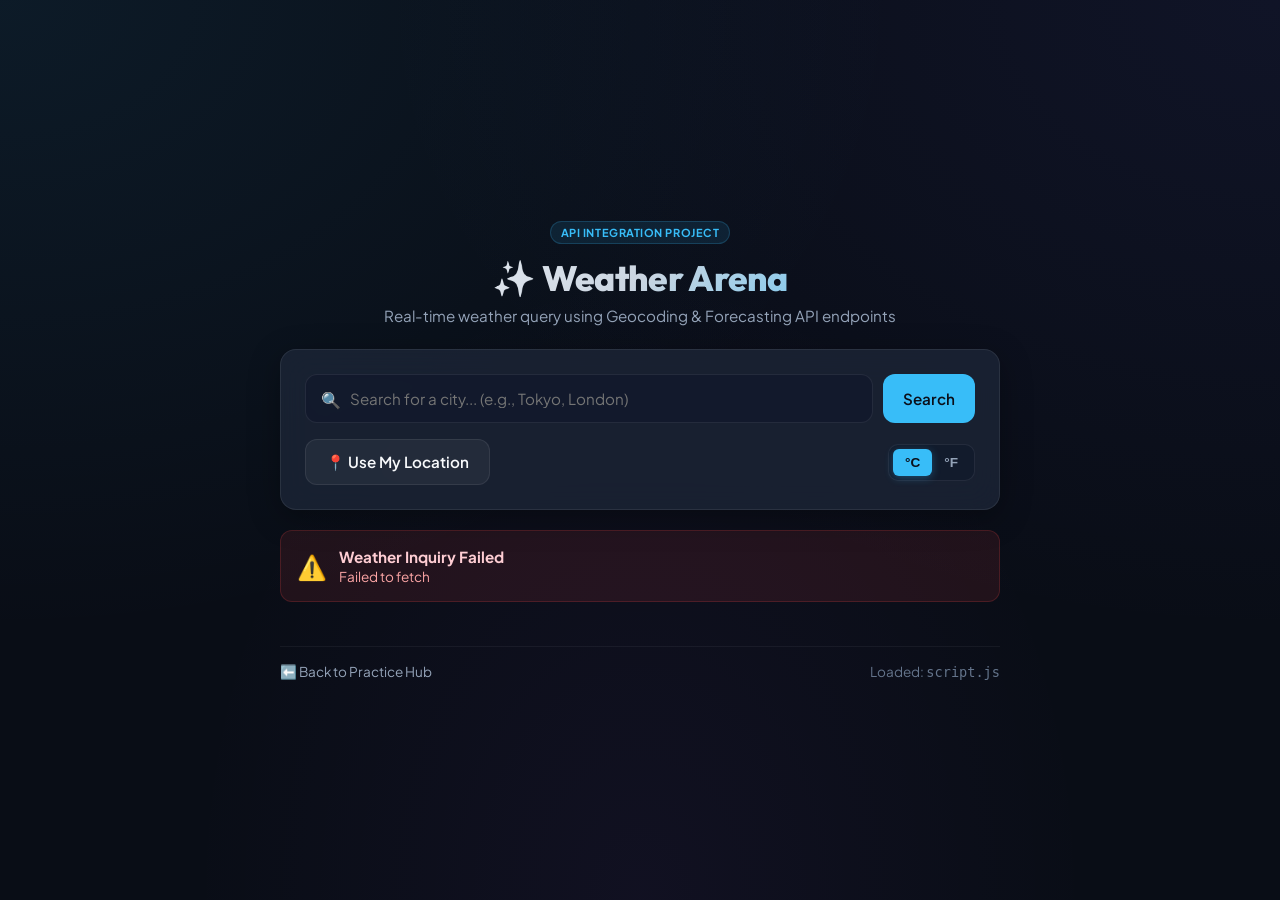
<file: javascript/weather-app/index.html>
<!DOCTYPE html>
<html lang="en">
<head>
    <meta charset="UTF-8">
    <meta name="viewport" content="width=device-width, initial-scale=1.0">
    <title>Weather Dashboard (Reference Solution)</title>
    <!-- Stylesheets -->
    <link rel="stylesheet" href="./style.css">
</head>
<body>

    <div class="app-container">
        <!-- Header -->
        <header class="header">
            <span class="header-badge">API Integration Project</span>
            <h1>✨ Weather Arena</h1>
            <p>Real-time weather query using Geocoding & Forecasting API endpoints</p>
        </header>

        <!-- Search Controls -->
        <div class="glass-panel">
            <form id="search-form" class="search-form">
                <div class="input-group">
                    <span class="search-icon">🔍</span>
                    <input type="text" id="city-input" class="search-input" placeholder="Search for a city... (e.g., Tokyo, London)"  autocomplete="off">
                </div>
                <button type="submit" class="btn btn-primary" id="search-btn">Search</button>
            </form>

            <div class="controls-row">
                <button type="button" class="btn btn-secondary" id="geo-btn">
                    📍 Use My Location
                </button>
                
                <!-- Unit Switcher -->
                <div class="unit-toggle-container">
                    <button class="unit-btn active" id="unit-c" data-unit="C">°C</button>
                    <button class="unit-btn" id="unit-f" data-unit="F">°F</button>
                </div>
            </div>

            <!-- Recent Searches History -->
            <div style="margin-top: 15px;" id="recent-container" class="hidden">
                <div class="recent-cities">
                    <span>Recent:</span>
                    <div id="recent-list" style="display: flex; gap: 8px; flex-wrap: wrap;"></div>
                </div>
            </div>
        </div>

        <!-- API Key configuration reminder -->
        <div id="key-warning-banner" class="api-key-banner hidden">
            <span>⚠️ <strong>API Key Config Required:</strong> Live weather queries are disabled. Open <code>script.js</code> and update <code>API_KEY</code> with your <a href="https://openweathermap.org/api" target="_blank">OpenWeatherMap API Key</a>. Running in offline/mock fallback mode.</span>
        </div>

        <!-- Geolocation Info Banner -->
        <div id="geo-banner" class="geo-info-banner hidden">
            <span>📡 Geolocating user coordinates...</span>
        </div>

        <!-- Error Panel -->
        <div id="error-panel" class="error-panel hidden">
            <span class="error-icon">⚠️</span>
            <div class="error-details">
                <h4 id="error-title">City Not Found</h4>
                <p id="error-message">We couldn't resolve this location. Try spelling it out or searching a nearby city.</p>
            </div>
        </div>

        <!-- Loader Container -->
        <div id="loader" class="loader-container hidden">
            <div class="spinner"></div>
            <p id="loader-text">Fetching weather reports...</p>
        </div>

        <!-- Main Weather Report Card -->
        <main id="weather-card" class="glass-panel weather-card theme-default hidden">
            <!-- Location Details -->
            <div class="weather-location">
                <h2 id="weather-city">
                    London <span class="country-badge" id="weather-country">GB</span>
                </h2>
                <p id="weather-coords">Coordinates: 51.5085° N, -0.1257° W</p>
            </div>

            <!-- Main Temperature Box -->
            <div class="weather-main">
                <div class="weather-icon-lg" id="weather-icon">☀️</div>
                <div class="weather-temp">
                    <span id="temp-value">18.5</span><span class="degree" id="temp-unit">°C</span>
                </div>
                <div class="weather-desc" id="weather-desc">Clear Sky</div>
                <div class="weather-feels" id="weather-feels">Feels like: 17.2°C</div>
            </div>

            <!-- Weather Details Grid -->
            <div class="metrics-grid">
                <div class="metric-card">
                    <div class="metric-icon">💧</div>
                    <div class="metric-label">Humidity</div>
                    <div class="metric-val" id="val-humidity">64%</div>
                </div>
                <div class="metric-card">
                    <div class="metric-icon">💨</div>
                    <div class="metric-label">Wind Speed</div>
                    <div class="metric-val" id="val-wind">12.5 km/h</div>
                </div>
                <div class="metric-card">
                    <div class="metric-icon">🌧️</div>
                    <div class="metric-label">Precipitation</div>
                    <div class="metric-val" id="val-precip">0.0 mm</div>
                </div>
            </div>
        </main>

        <!-- Footer / Navigation -->
        <footer class="footer-nav">
            <a href="../inde.html" class="back-link">
                ⬅️ Back to Practice Hub
            </a>
            <p>Loaded: <code>script.js</code></p>
        </footer>
    </div>

    <!-- Scripts -->
    <script src="./script.js"></script>
</body>
</html>
</file>
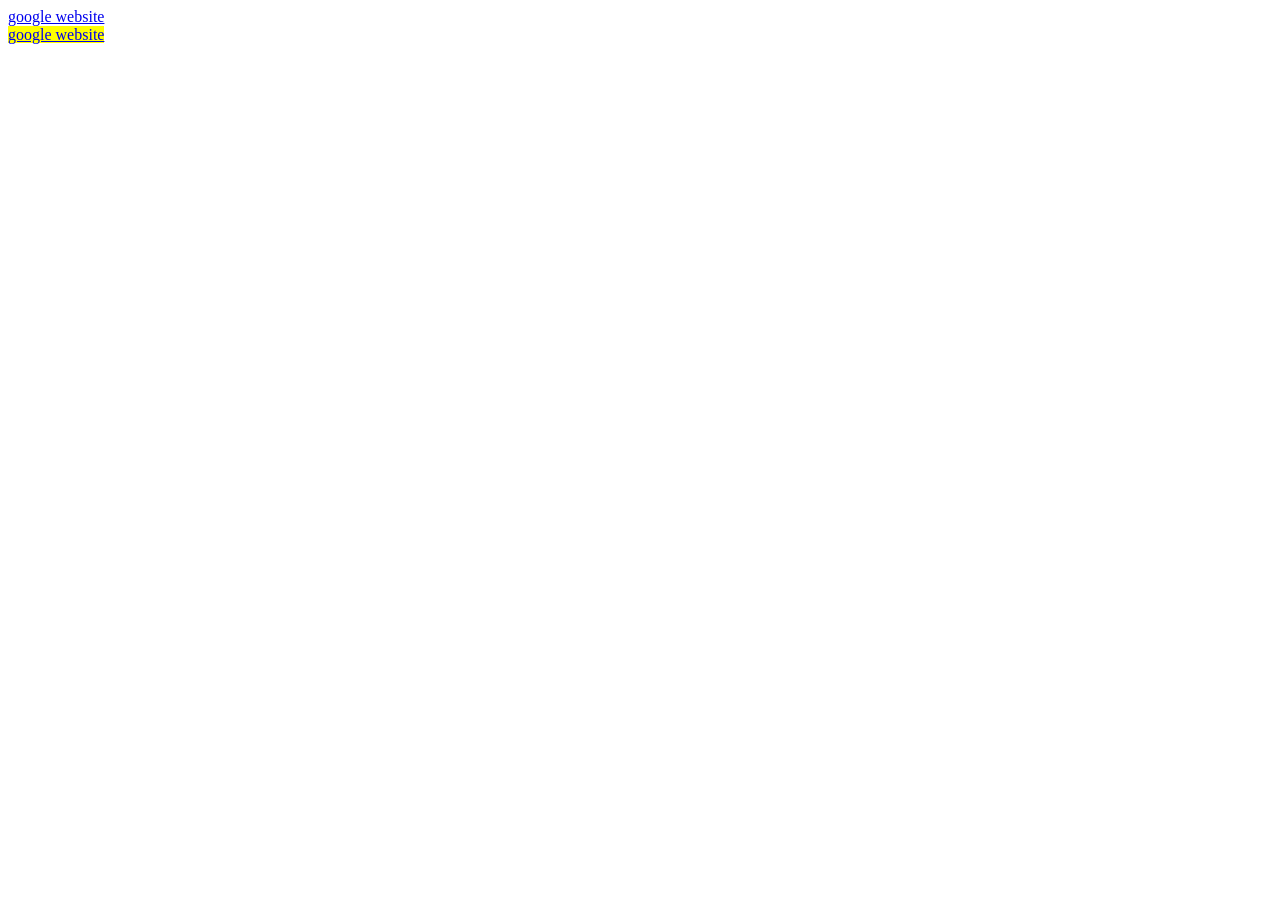
<file: HTML CLASS/index2.html>
<!DOCTYPE html>
<html lang="en">
<head>
    <meta charset="UTF-8">
    <meta name="viewport" content="width=device-width, initial-scale=1.0">
    <title>fullstack-training-2</title>
</head>
<body>
    <a href="https://www.google.com" target="_blank">google website</a>  
      <div>
        <a href="https://www.google.com"  style="background-color: yellow;">
            google website
        </a>
      </div>
    
</body>
</html>
</file>
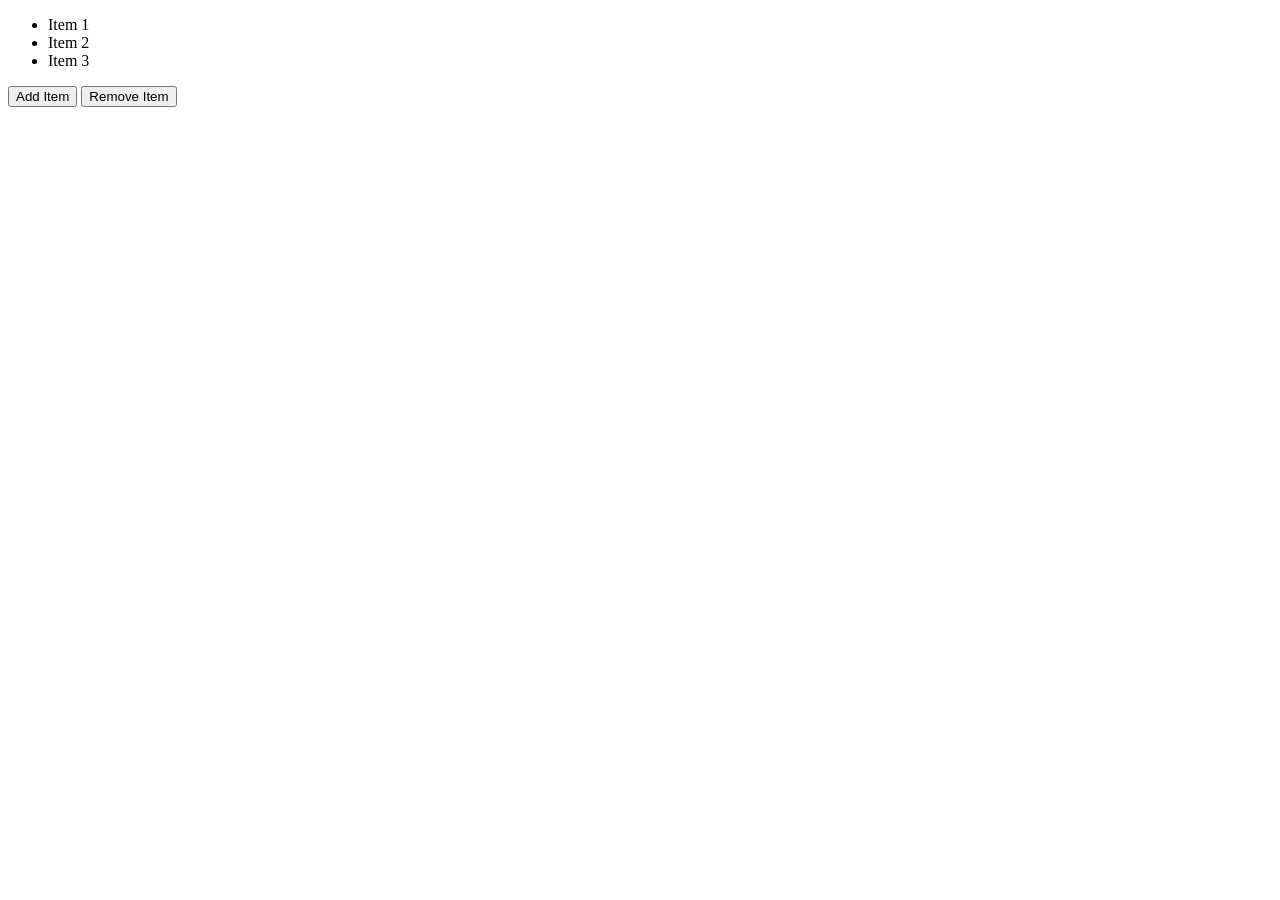
<file: javascript/javascript/htmlpage.html>
<!doctype html>
<html lang="en">
  <head>
    <meta charset="UTF-8" />
    <meta name="viewport" content="width=device-width, initial-scale=1.0" />
    <title>Document</title>
  </head>
  <body>
    <!-- <div id="heading">
      <div>
        <h2 id="heading1">Welcome to the JavaScript DOM & Form Practice Hub</h2>
        <h2>Welcome to the JavaScript DOM & Form Practice Hub</h2>

        <h2>Welcome to the JavaScript DOM & Form Practice Hub</h2>
        <h2>Welcome to the JavaScript DOM & Form Practice Hub</h2>
        <h2>Welcome to the JavaScript DOM & Form Practice Hub</h2>
        <h2>Welcome to the JavaScript DOM & Form Practice Hub</h2>
        <h2>Welcome to the JavaScript DOM & Form Practice Hub</h2>
      </div>
    </div> -->

    <!-- <div class="card">
      <h3>DOM Manipulation & Form Practice</h3>
      <p>
        Practice modifying element text content, dynamic inline colors, and
        toggling custom CSS animation classes.
      </p>
    </div>
    <div class="card">
      <h3>DOM Manipulation & Form Practice2</h3>
      <p>
        Practice modifying element text content, dynamic inline colors, and
        toggling custom CSS animation classes.2
      </p>
    </div>
    <div class="card">
      <h3>DOM Manipulation & Form Practice2</h3>
      <p>
        Practice modifying element text content, dynamic inline colors, and
        toggling custom CSS animation classes.2
      </p>
    </div> -->

    <ul id="list">
      <li>Item 1</li>
      <li>Item 2</li>
      <li>Item 3</li>
    </ul>

    <button id="btn0">Add Item</button>
    <button id="btn1">Remove Item</button>

    <script src="./script.js"></script>
  </body>
</html>
</file>
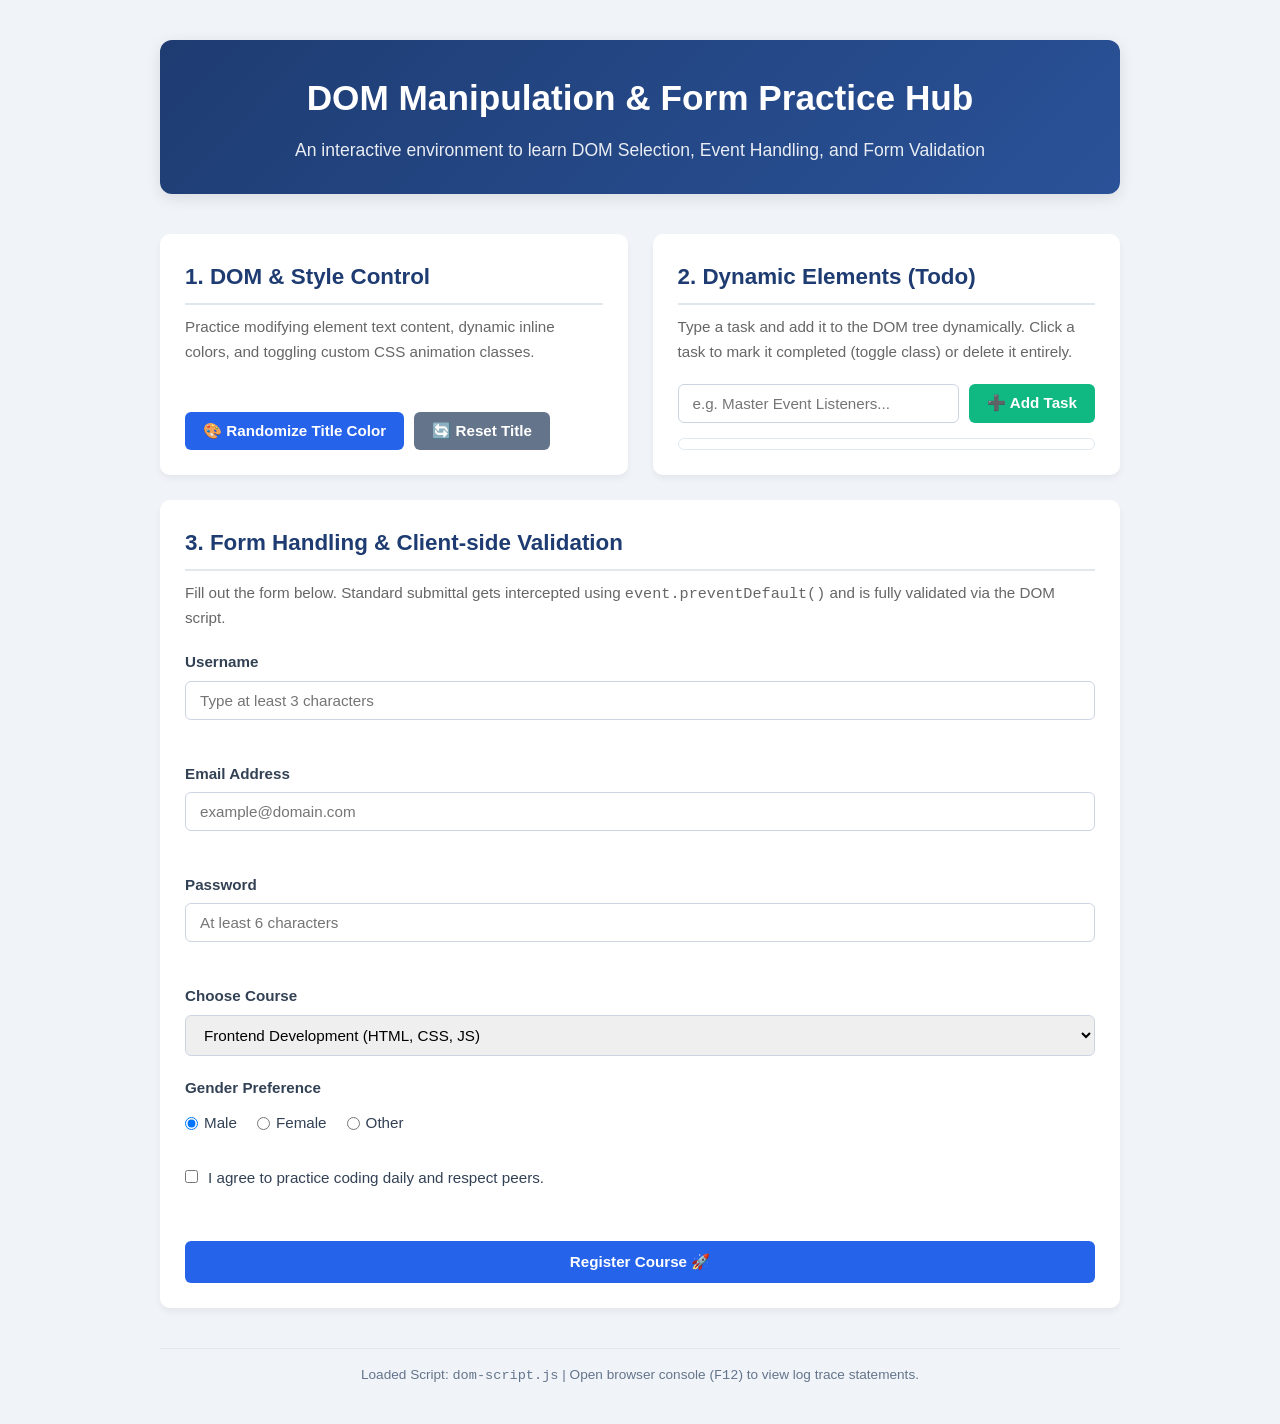
<file: javascript/javascript/inde.html>
<!DOCTYPE html>
<html lang="en">
<head>
    <meta charset="UTF-8" />
    <meta name="viewport" content="width=device-width, initial-scale=1.0" />
    <title>JavaScript DOM & Form Practice Hub</title>
    <link rel="stylesheet" href="./style.css" />
</head>
<body>
    <div class="container">
        <!-- Main Header Section -->
        <header class="app-header">
            <h1 id="practice-header">DOM Manipulation & Form Practice Hub</h1>
            <p class="subtitle">An interactive environment to learn DOM Selection, Event Handling, and Form Validation</p>
        </header>

        <main class="practice-grid">
            
            <!-- Card 1: Element Selection & Style Manipulation -->
            <section class="practice-card">
                <h2>1. DOM & Style Control</h2>
                <p class="card-desc">Practice modifying element text content, dynamic inline colors, and toggling custom CSS animation classes.</p>
                <div class="btn-group">
                    <button id="change-color-btn" class="btn btn-primary">🎨 Randomize Title Color</button>
                    <button id="reset-btn" class="btn btn-secondary">🔄 Reset Title</button>
                </div>
            </section>

            <!-- Card 2: Creating & Removing Nodes (Todo List) -->
            <section class="practice-card">
                <h2>2. Dynamic Elements (Todo)</h2>
                <p class="card-desc">Type a task and add it to the DOM tree dynamically. Click a task to mark it completed (toggle class) or delete it entirely.</p>
                
                <div class="todo-control">
                    <input type="text" id="todo-input" placeholder="e.g. Master Event Listeners..." autocomplete="off">
                    <button id="add-todo-btn" class="btn btn-success">➕ Add Task</button>
                </div>

                <ul id="todo-list" class="todo-list">
                    <!-- Dynamic Items will be appended here -->
                </ul>
            </section>

            <!-- Card 3: Form Handling & Validation -->
            <section class="practice-card form-card">
                <h2>3. Form Handling & Client-side Validation</h2>
                <p class="card-desc">Fill out the form below. Standard submittal gets intercepted using <code>event.preventDefault()</code> and is fully validated via the DOM script.</p>

                <form id="registration-form" novalidate>
                    <!-- Username -->
                    <div class="form-group">
                        <label for="username">Username</label>
                        <input type="text" id="username" placeholder="Type at least 3 characters" required>
                        <span id="username-error" class="error-msg"></span>
                    </div>

                    <!-- Email -->
                    <div class="form-group">
                        <label for="email">Email Address</label>
                        <input type="email" id="email" placeholder="example@domain.com" required>
                        <span id="email-error" class="error-msg"></span>
                    </div>

                    <!-- Password -->
                    <div class="form-group">
                        <label for="password">Password</label>
                        <input type="password" id="password" placeholder="At least 6 characters" required>
                        <span id="password-error" class="error-msg"></span>
                    </div>

                    <!-- Dropdown Select -->
                    <div class="form-group">
                        <label for="course-select">Choose Course</label>
                        <select id="course-select">
                            <option value="Frontend Development">Frontend Development (HTML, CSS, JS)</option>
                            <option value="Backend Mastery">Backend Mastery (NodeJS, Express)</option>
                            <option value="Database Systems">Database Systems (SQL, MongoDB)</option>
                        </select>
                    </div>

                    <!-- Radio Buttons -->
                    <div class="form-group">
                        <label>Gender Preference</label>
                        <div class="radio-group">
                            <label class="radio-label">
                                <input type="radio" name="gender" value="Male" checked> Male
                            </label>
                            <label class="radio-label">
                                <input type="radio" name="gender" value="Female"> Female
                            </label>
                            <label class="radio-label">
                                <input type="radio" name="gender" value="Other"> Other
                            </label>
                        </div>
                    </div>

                    <!-- Checkbox -->
                    <div class="form-group checkbox-group">
                        <label for="terms-checkbox">
                            <input type="checkbox" id="terms-checkbox" required>
                            I agree to practice coding daily and respect peers.
                        </label>
                        <span id="terms-error" class="error-msg block-error"></span>
                    </div>

                    <!-- Submit Button -->
                    <button type="submit" class="btn btn-primary submit-btn">Register Course 🚀</button>
                </form>

                <!-- Dynamic Success Display Card -->
                <div id="form-success-message" class="form-success hidden"></div>
            </section>

        </main>

        <footer class="app-footer-note">
            <p>Loaded Script: <code>dom-script.js</code> | Open browser console (<code>F12</code>) to view log trace statements.</p>
        </footer>
    </div>

    <!-- Script Links -->
    <!-- Feel free to switch back to script.js when revising basic fundamentals -->
    <!-- <script src="./script.js"></script> -->
    <script src="./dom-script.js"></script>
</body>
</html>
</file>
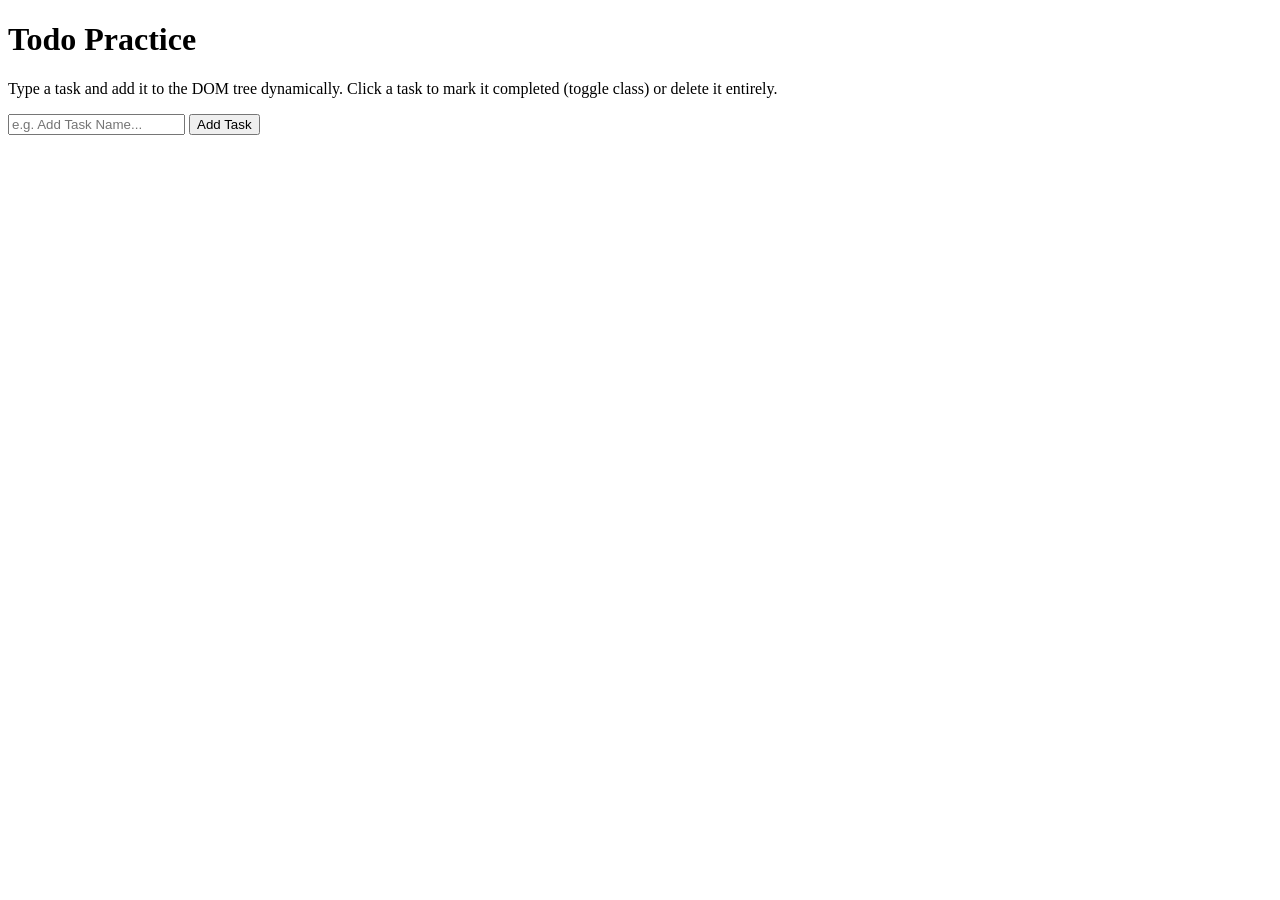
<file: javascript/javascript/Todo.html>
<!doctype html>
<html lang="en">
  <head>
    <meta charset="UTF-8" />
    <meta name="viewport" content="width=device-width, initial-scale=1.0" />
    <title>Document</title>
  </head>
  <body>
    <div>
      <h1>Todo Practice</h1>
      <p>
        Type a task and add it to the DOM tree dynamically. Click a task to mark
        it completed (toggle class) or delete it entirely.
      </p>

      <input type="text" id="todo-input" placeholder="e.g. Add Task Name..." />
      <button id="add-todo-btn">Add Task</button>
    </div>

    <ul id="todo-list">
      <!-- Dynamic Items will be appended here -->
    </ul>
    <script src="./script1.js"></script>
  </body>
</html>
</file>
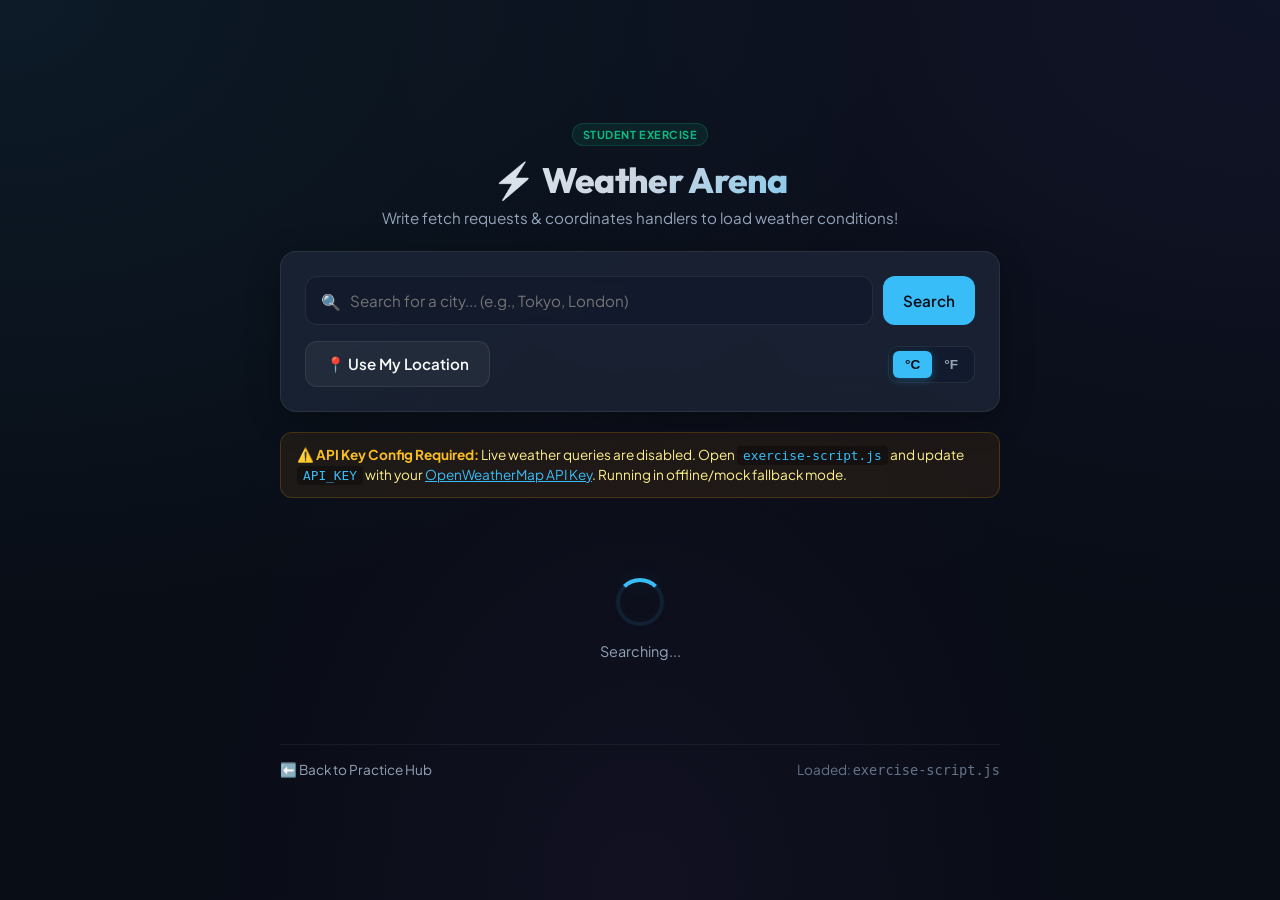
<file: javascript/weather-app/exercise.html>
<!DOCTYPE html>
<html lang="en">
<head>
    <meta charset="UTF-8">
    <meta name="viewport" content="width=device-width, initial-scale=1.0">
    <title>Weather Dashboard (Student Exercise)</title>
    <!-- Stylesheets -->
    <link rel="stylesheet" href="./style.css">
</head>
<body>

    <div class="app-container">
        <!-- Header -->
        <header class="header">
            <span class="header-badge" style="background: rgba(16, 185, 129, 0.1); color: var(--success); border-color: rgba(16, 185, 129, 0.2);">Student Exercise</span>
            <h1>⚡ Weather Arena</h1>
            <p>Write fetch requests & coordinates handlers to load weather conditions!</p>
        </header>

        <!-- Search Controls -->
        <div class="glass-panel">
            <form id="search-form" class="search-form">
                <div class="input-group">
                    <span class="search-icon">🔍</span>
                    <input type="text" id="city-input" class="search-input" placeholder="Search for a city... (e.g., Tokyo, London)" required autocomplete="off">
                </div>
                <button type="submit" class="btn btn-primary" id="search-btn">Search</button>
            </form>

            <div class="controls-row">
                <button type="button" class="btn btn-secondary" id="geo-btn">
                    📍 Use My Location
                </button>
                
                <!-- Unit Switcher -->
                <div class="unit-toggle-container">
                    <button class="unit-btn active" id="unit-c" data-unit="C">°C</button>
                    <button class="unit-btn" id="unit-f" data-unit="F">°F</button>
                </div>
            </div>

            <!-- Recent Searches History -->
            <div style="margin-top: 15px;" id="recent-container" class="hidden">
                <div class="recent-cities">
                    <span>Recent:</span>
                    <div id="recent-list" style="display: flex; gap: 8px; flex-wrap: wrap;"></div>
                </div>
            </div>
        </div>

        <!-- API Key configuration reminder -->
        <div id="key-warning-banner" class="api-key-banner hidden">
            <span>⚠️ <strong>API Key Config Required:</strong> Live weather queries are disabled. Open <code>exercise-script.js</code> and update <code>API_KEY</code> with your <a href="https://openweathermap.org/api" target="_blank">OpenWeatherMap API Key</a>. Running in offline/mock fallback mode.</span>
        </div>

        <!-- Geolocation Info Banner -->
        <div id="geo-banner" class="geo-info-banner hidden">
            <span>📡 Geolocating user coordinates...</span>
        </div>

        <!-- Error Panel -->
        <div id="error-panel" class="error-panel hidden">
            <span class="error-icon">⚠️</span>
            <div class="error-details">
                <h4 id="error-title">City Not Found</h4>
                <p id="error-message">We couldn't resolve this location. Try spelling it out or searching a nearby city.</p>
            </div>
        </div>

        <!-- Loader Container -->
        <div id="loader" class="loader-container hidden">
            <div class="spinner"></div>
            <p id="loader-text">Fetching weather reports...</p>
        </div>

        <!-- Main Weather Report Card -->
        <main id="weather-card" class="glass-panel weather-card theme-default hidden">
            <!-- Location Details -->
            <div class="weather-location">
                <h2 id="weather-city">
                    London <span class="country-badge" id="weather-country">GB</span>
                </h2>
                <p id="weather-coords">Coordinates: 51.5085° N, -0.1257° W</p>
            </div>

            <!-- Main Temperature Box -->
            <div class="weather-main">
                <div class="weather-icon-lg" id="weather-icon">☀️</div>
                <div class="weather-temp">
                    <span id="temp-value">18.5</span><span class="degree" id="temp-unit">°C</span>
                </div>
                <div class="weather-desc" id="weather-desc">Clear Sky</div>
                <div class="weather-feels" id="weather-feels">Feels like: 17.2°C</div>
            </div>

            <!-- Weather Details Grid -->
            <div class="metrics-grid">
                <div class="metric-card">
                    <div class="metric-icon">💧</div>
                    <div class="metric-label">Humidity</div>
                    <div class="metric-val" id="val-humidity">64%</div>
                </div>
                <div class="metric-card">
                    <div class="metric-icon">💨</div>
                    <div class="metric-label">Wind Speed</div>
                    <div class="metric-val" id="val-wind">12.5 km/h</div>
                </div>
                <div class="metric-card">
                    <div class="metric-icon">🌧️</div>
                    <div class="metric-label">Precipitation</div>
                    <div class="metric-val" id="val-precip">0.0 mm</div>
                </div>
            </div>
        </main>

        <!-- Footer / Navigation -->
        <footer class="footer-nav">
            <a href="../inde.html" class="back-link">
                ⬅️ Back to Practice Hub
            </a>
            <p>Loaded: <code>exercise-script.js</code></p>
        </footer>
    </div>

    <!-- Scripts -->
    <script src="./exercise-script.js"></script>
</body>
</html>
</file>
<file: javascript/weather-app/style.css>
/* ==========================================================================
   WEATHER DASHBOARD STYLE
   Premium, Modern, Glassmorphism Theme (Dark-Mode Centric)
   ========================================================================== */

@import url('https://fonts.googleapis.com/css2?family=Outfit:wght@300;400;500;600;700;800&family=Plus+Jakarta+Sans:wght@300;400;500;600;700;800&display=swap');

:root {
    /* Color Palette */
    --bg-dark: #090d16;
    --card-bg: rgba(30, 41, 59, 0.7);
    --card-border: rgba(255, 255, 255, 0.08);
    --text-primary: #f8fafc;
    --text-secondary: #94a3b8;
    --text-muted: #64748b;
    
    --primary: #38bdf8;
    --primary-hover: #0ea5e9;
    --accent-glow: rgba(56, 189, 248, 0.15);
    
    --success: #10b981;
    --warning: #f59e0b;
    --danger: #ef4444;
    
    /* Font stacks */
    --font-header: 'Outfit', -apple-system, BlinkMacSystemFont, "Segoe UI", Roboto, sans-serif;
    --font-body: 'Plus Jakarta Sans', sans-serif;
    
    /* Animation Easing */
    --transition-smooth: all 0.3s cubic-bezier(0.4, 0, 0.2, 1);
}

/* ==========================================================================
   RESET & LAYOUT
   ========================================================================== */
* {
    box-sizing: border-box;
    margin: 0;
    padding: 0;
}

body {
    background-color: var(--bg-dark);
    color: var(--text-primary);
    font-family: var(--font-body);
    min-height: 100vh;
    display: flex;
    flex-direction: column;
    justify-content: space-between;
    padding: 20px;
    overflow-x: hidden;
    background-image: 
        radial-gradient(at 0% 0%, rgba(56, 189, 248, 0.08) 0px, transparent 50%),
        radial-gradient(at 100% 0%, rgba(99, 102, 241, 0.08) 0px, transparent 50%),
        radial-gradient(at 50% 100%, rgba(168, 85, 247, 0.05) 0px, transparent 50%);
    background-attachment: fixed;
}

.app-container {
    max-width: 720px;
    width: 100%;
    margin: 0 auto;
    flex-grow: 1;
    display: flex;
    flex-direction: column;
    justify-content: center;
    padding: 10px 0;
}

/* ==========================================================================
   HEADER
   ========================================================================== */
.header {
    text-align: center;
    margin-bottom: 24px;
}

.header h1 {
    font-family: var(--font-header);
    font-size: 2.2rem;
    font-weight: 800;
    background: linear-gradient(135deg, #f8fafc 0%, #cbd5e1 50%, #38bdf8 100%);
    -webkit-background-clip: text;
    -webkit-text-fill-color: transparent;
    letter-spacing: -0.02em;
    margin-bottom: 6px;
    display: flex;
    align-items: center;
    justify-content: center;
    gap: 8px;
}

.header p {
    color: var(--text-secondary);
    font-size: 0.95rem;
}

.header-badge {
    display: inline-block;
    padding: 4px 10px;
    background: rgba(56, 189, 248, 0.1);
    color: var(--primary);
    border: 1px solid rgba(56, 189, 248, 0.2);
    border-radius: 9999px;
    font-size: 11px;
    font-weight: 700;
    text-transform: uppercase;
    letter-spacing: 0.05em;
    margin-bottom: 12px;
}

/* ==========================================================================
   GLASS PANELS
   ========================================================================== */
.glass-panel {
    background: var(--card-bg);
    backdrop-filter: blur(16px);
    -webkit-backdrop-filter: blur(16px);
    border: 1px solid var(--card-border);
    border-radius: 16px;
    box-shadow: 0 8px 32px 0 rgba(0, 0, 0, 0.3);
    padding: 24px;
    transition: var(--transition-smooth);
    margin-bottom: 20px;
}

.glass-panel:hover {
    border-color: rgba(255, 255, 255, 0.12);
    box-shadow: 0 12px 40px 0 rgba(0, 0, 0, 0.4);
}

/* ==========================================================================
   CONTROLS & FORMS
   ========================================================================== */
.search-form {
    display: flex;
    gap: 10px;
    margin-bottom: 16px;
}

.input-group {
    position: relative;
    flex-grow: 1;
}

.search-input {
    width: 100%;
    padding: 14px 16px 14px 44px;
    background: rgba(15, 23, 42, 0.6);
    border: 1px solid var(--card-border);
    border-radius: 12px;
    color: var(--text-primary);
    font-family: var(--font-body);
    font-size: 0.95rem;
    transition: var(--transition-smooth);
}

.search-input:focus {
    outline: none;
    border-color: var(--primary);
    background: rgba(15, 23, 42, 0.8);
    box-shadow: 0 0 0 3px var(--accent-glow);
}

.search-icon {
    position: absolute;
    left: 16px;
    top: 50%;
    transform: translateY(-50%);
    color: var(--text-muted);
    pointer-events: none;
    font-size: 16px;
}

.btn {
    padding: 12px 20px;
    border: none;
    border-radius: 12px;
    font-family: var(--font-body);
    font-size: 0.95rem;
    font-weight: 600;
    cursor: pointer;
    transition: var(--transition-smooth);
    display: inline-flex;
    align-items: center;
    justify-content: center;
    gap: 8px;
}

.btn-primary {
    background: var(--primary);
    color: #0b0f19;
}

.btn-primary:hover {
    background: #7dd3fc;
    transform: translateY(-1px);
}

.btn-primary:active {
    transform: translateY(1px);
}

.btn-secondary {
    background: rgba(255, 255, 255, 0.05);
    color: var(--text-primary);
    border: 1px solid var(--card-border);
}

.btn-secondary:hover {
    background: rgba(255, 255, 255, 0.1);
    border-color: rgba(255, 255, 255, 0.2);
}

.controls-row {
    display: flex;
    justify-content: space-between;
    align-items: center;
    gap: 12px;
    flex-wrap: wrap;
}

/* Unit Selector Toggle */
.unit-toggle-container {
    display: flex;
    background: rgba(15, 23, 42, 0.5);
    padding: 4px;
    border-radius: 10px;
    border: 1px solid var(--card-border);
}

.unit-btn {
    padding: 6px 12px;
    border: none;
    background: transparent;
    color: var(--text-secondary);
    font-size: 0.85rem;
    font-weight: 700;
    border-radius: 6px;
    cursor: pointer;
    transition: var(--transition-smooth);
}

.unit-btn.active {
    background: var(--primary);
    color: #0b0f19;
    box-shadow: 0 2px 8px rgba(56, 189, 248, 0.3);
}

/* ==========================================================================
   SEARCH HISTORY & RECENT CITIES
   ========================================================================== */
.recent-cities {
    display: flex;
    align-items: center;
    gap: 8px;
    flex-wrap: wrap;
    font-size: 0.85rem;
    color: var(--text-secondary);
}

.recent-cities span {
    color: var(--text-muted);
}

.city-chip {
    padding: 4px 10px;
    background: rgba(255, 255, 255, 0.04);
    border: 1px solid var(--card-border);
    border-radius: 9999px;
    cursor: pointer;
    transition: var(--transition-smooth);
    color: var(--text-secondary);
}

.city-chip:hover {
    background: rgba(56, 189, 248, 0.1);
    color: var(--primary);
    border-color: rgba(56, 189, 248, 0.2);
}

/* ==========================================================================
   MAIN WEATHER PRESENTATION CARD
   ========================================================================== */
.weather-card {
    text-align: center;
    padding: 40px 24px;
    position: relative;
    overflow: hidden;
    transition: var(--transition-smooth);
}

/* Dynamic Gradient Overlays based on weather */
.weather-card::before {
    content: '';
    position: absolute;
    inset: 0;
    z-index: -1;
    transition: var(--transition-smooth);
    opacity: 0.15;
}

/* Weather Themes */
.theme-default::before { background: radial-gradient(circle, #38bdf8 0%, transparent 70%); }
.theme-sunny::before { background: radial-gradient(circle, #fbbf24 0%, transparent 70%); }
.theme-cloudy::before { background: radial-gradient(circle, #94a3b8 0%, transparent 70%); }
.theme-rainy::before { background: radial-gradient(circle, #60a5fa 0%, transparent 70%); }
.theme-snowy::before { background: radial-gradient(circle, #a5f3fc 0%, transparent 70%); }
.theme-thunder::before { background: radial-gradient(circle, #818cf8 0%, transparent 70%); }

.weather-location {
    margin-bottom: 20px;
}

.weather-location h2 {
    font-family: var(--font-header);
    font-size: 1.8rem;
    font-weight: 700;
    color: var(--text-primary);
    display: flex;
    align-items: center;
    justify-content: center;
    gap: 6px;
}

.weather-location .country-badge {
    font-size: 0.85rem;
    background: rgba(255, 255, 255, 0.1);
    padding: 2px 6px;
    border-radius: 4px;
    color: var(--text-secondary);
}

.weather-location p {
    color: var(--text-secondary);
    font-size: 0.85rem;
    margin-top: 4px;
}

.weather-main {
    display: flex;
    flex-direction: column;
    align-items: center;
    margin-bottom: 28px;
}

.weather-icon-lg {
    font-size: 5rem;
    margin-bottom: 12px;
    filter: drop-shadow(0 8px 16px rgba(0,0,0,0.2));
    animation: float 4s ease-in-out infinite;
}

@keyframes float {
    0%, 100% { transform: translateY(0); }
    50% { transform: translateY(-8px); }
}

.weather-temp {
    font-family: var(--font-header);
    font-size: 4rem;
    font-weight: 800;
    line-height: 1;
    color: var(--text-primary);
    margin-bottom: 6px;
    display: flex;
    align-items: flex-start;
    justify-content: center;
}

.weather-temp span.degree {
    font-size: 2.2rem;
    font-weight: 500;
    color: var(--primary);
    margin-top: 4px;
}

.weather-desc {
    font-size: 1.15rem;
    font-weight: 600;
    text-transform: capitalize;
    color: var(--primary);
}

.weather-feels {
    font-size: 0.85rem;
    color: var(--text-secondary);
    margin-top: 4px;
}

/* ==========================================================================
   METRICS GRID
   ========================================================================== */
.metrics-grid {
    display: grid;
    grid-template-columns: repeat(3, 1fr);
    gap: 16px;
    margin-top: 24px;
    border-top: 1px solid var(--card-border);
    padding-top: 24px;
}

@media (max-width: 480px) {
    .metrics-grid {
        grid-template-columns: 1fr;
    }
}

.metric-card {
    background: rgba(15, 23, 42, 0.4);
    border: 1px solid var(--card-border);
    border-radius: 12px;
    padding: 16px;
    text-align: center;
    transition: var(--transition-smooth);
}

.metric-card:hover {
    background: rgba(15, 23, 42, 0.6);
    border-color: rgba(255, 255, 255, 0.12);
    transform: translateY(-2px);
}

.metric-icon {
    font-size: 1.5rem;
    margin-bottom: 8px;
}

.metric-label {
    font-size: 0.75rem;
    color: var(--text-muted);
    text-transform: uppercase;
    font-weight: 700;
    letter-spacing: 0.05em;
    margin-bottom: 4px;
}

.metric-val {
    font-size: 1.05rem;
    font-weight: 700;
    color: var(--text-primary);
}

/* ==========================================================================
   STATES & HELPERS (LOADING, ERROR, HIDDEN)
   ========================================================================== */
.hidden {
    display: none !important;
}

/* Loader Spinner */
.loader-container {
    display: flex;
    flex-direction: column;
    align-items: center;
    justify-content: center;
    padding: 60px 0;
}

.spinner {
    width: 48px;
    height: 48px;
    border: 4px solid rgba(56, 189, 248, 0.1);
    border-top-color: var(--primary);
    border-radius: 50%;
    animation: spin 1s linear infinite;
    margin-bottom: 16px;
    filter: drop-shadow(0 0 8px var(--accent-glow));
}

@keyframes spin {
    to { transform: rotate(360deg); }
}

.loader-container p {
    color: var(--text-secondary);
    font-size: 0.9rem;
}

/* Error Alert */
.error-panel {
    background: rgba(239, 68, 68, 0.1);
    border: 1px solid rgba(239, 68, 68, 0.2);
    color: #fca5a5;
    padding: 16px;
    border-radius: 12px;
    margin-bottom: 20px;
    display: flex;
    align-items: center;
    gap: 12px;
}

.error-icon {
    font-size: 1.5rem;
    flex-shrink: 0;
}

.error-details h4 {
    font-weight: 700;
    font-size: 0.95rem;
    margin-bottom: 2px;
    color: #fecdd3;
}

.error-details p {
    font-size: 0.85rem;
}

/* Geolocation Banner */
.geo-info-banner {
    display: flex;
    align-items: center;
    justify-content: center;
    gap: 8px;
    background: rgba(16, 185, 129, 0.08);
    border: 1px solid rgba(16, 185, 129, 0.15);
    color: #a7f3d0;
    font-size: 0.85rem;
    padding: 8px 16px;
    border-radius: 10px;
    margin-bottom: 20px;
}

/* ==========================================================================
   NAVIGATION LINKS & FOOTER
   ========================================================================== */
.footer-nav {
    display: flex;
    justify-content: space-between;
    align-items: center;
    margin-top: 24px;
    border-top: 1px solid rgba(255, 255, 255, 0.05);
    padding-top: 16px;
    font-size: 0.85rem;
}

.back-link {
    color: var(--text-secondary);
    text-decoration: none;
    display: flex;
    align-items: center;
    gap: 6px;
    transition: var(--transition-smooth);
}

.back-link:hover {
    color: var(--primary);
}

.footer-nav p {
    color: var(--text-muted);
}

/* ==========================================================================
   API KEY CONFIG BANNER
   ========================================================================== */
.api-key-banner {
    background: rgba(245, 158, 11, 0.08);
    border: 1px solid rgba(245, 158, 11, 0.2);
    color: #fef08a;
    padding: 12px 16px;
    border-radius: 12px;
    margin-bottom: 20px;
    font-size: 0.85rem;
    line-height: 1.4;
    display: flex;
    align-items: flex-start;
    gap: 10px;
    transition: var(--transition-smooth);
}

.api-key-banner strong {
    color: #fbbf24;
    font-weight: 700;
}

.api-key-banner code {
    background: rgba(0, 0, 0, 0.3);
    padding: 2px 6px;
    border-radius: 4px;
    color: var(--primary);
    font-family: monospace;
    font-size: 0.8rem;
}

.api-key-banner a {
    color: var(--primary);
    text-decoration: underline;
}

.api-key-banner a:hover {
    color: #7dd3fc;
}
</file>
<file: javascript/javascript/style.css>
/* =========================================================
   GLOBAL RESET & FONTS
   ========================================================= */
* {
    box-sizing: border-box;
    margin: 0;
    padding: 0;
}

body {
    font-family: 'Segoe UI', Tahoma, Geneva, Verdana, sans-serif;
    background-color: #f0f4f8;
    color: #333333;
    line-height: 1.6;
    padding: 20px;
}

.container {
    max-width: 1000px;
    margin: 0 auto;
    padding: 20px;
}

/* =========================================================
   APP HEADER
   ========================================================= */
.app-header {
    text-align: center;
    margin-bottom: 40px;
    background: linear-gradient(135deg, #1e3c72 0%, #2a5298 100%);
    color: white;
    padding: 30px 20px;
    border-radius: 12px;
    box-shadow: 0 4px 15px rgba(0, 0, 0, 0.1);
    transition: color 0.4s ease;
}

#practice-header {
    font-size: 2.2rem;
    margin-bottom: 10px;
}

.subtitle {
    font-size: 1.1rem;
    opacity: 0.9;
    font-weight: 300;
}

/* =========================================================
   CARDS & GRID LAYOUT
   ========================================================= */
.practice-grid {
    display: grid;
    grid-template-columns: 1fr 1fr;
    gap: 25px;
}

@media (max-width: 768px) {
    .practice-grid {
        grid-template-columns: 1fr;
    }
}

.practice-card {
    background-color: white;
    border-radius: 10px;
    padding: 25px;
    box-shadow: 0 4px 6px rgba(0, 0, 0, 0.05);
    border: 1fr solid #e1e8ed;
    display: flex;
    flex-direction: column;
}

.practice-card h2 {
    font-size: 1.4rem;
    color: #1e3c72;
    margin-bottom: 10px;
    border-bottom: 2px solid #e1e8ed;
    padding-bottom: 8px;
}

.card-desc {
    color: #666;
    font-size: 0.95rem;
    margin-bottom: 20px;
}

.form-card {
    grid-column: span 2;
}

@media (max-width: 768px) {
    .form-card {
        grid-column: span 1;
    }
}

/* =========================================================
   BUTTON STYLES
   ========================================================= */
.btn-group {
    display: flex;
    gap: 10px;
    margin-top: auto;
}

.btn {
    padding: 10px 18px;
    font-size: 0.95rem;
    font-weight: 600;
    border: none;
    border-radius: 6px;
    cursor: pointer;
    transition: all 0.2s ease;
    display: inline-flex;
    align-items: center;
    justify-content: center;
}

.btn-primary {
    background-color: #2563eb;
    color: white;
}

.btn-primary:hover {
    background-color: #1d4ed8;
}

.btn-secondary {
    background-color: #64748b;
    color: white;
}

.btn-secondary:hover {
    background-color: #475569;
}

.btn-success {
    background-color: #10b981;
    color: white;
}

.btn-success:hover {
    background-color: #059669;
}

/* =========================================================
   TODO MODULE STYLING
   ========================================================= */
.todo-control {
    display: flex;
    gap: 10px;
    margin-bottom: 15px;
}

.todo-control input {
    flex-grow: 1;
    padding: 10px 14px;
    font-size: 0.95rem;
    border: 1px solid #cbd5e1;
    border-radius: 6px;
    outline: none;
    transition: border-color 0.2s;
}

.todo-control input:focus {
    border-color: #2563eb;
}

.todo-list {
    list-style: none;
    max-height: 250px;
    overflow-y: auto;
    border: 1px solid #e2e8f0;
    border-radius: 6px;
    padding: 5px;
}

.todo-item {
    display: flex;
    justify-content: space-between;
    align-items: center;
    padding: 10px 12px;
    background-color: #f8fafc;
    border-bottom: 1px solid #f1f5f9;
    margin-bottom: 4px;
    border-radius: 4px;
    font-size: 0.95rem;
}

.todo-item:last-child {
    border-bottom: none;
}

.todo-item span {
    cursor: pointer;
    user-select: none;
    flex-grow: 1;
    transition: all 0.2s;
}

.completed-task {
    text-decoration: line-through;
    color: #94a3b8;
    font-style: italic;
}

.delete-task-btn {
    background: none;
    border: none;
    cursor: pointer;
    font-size: 1rem;
    padding: 2px 6px;
    border-radius: 4px;
    transition: background-color 0.2s;
}

.delete-task-btn:hover {
    background-color: #fee2e2;
}

.fade-out {
    opacity: 0;
    transform: translateX(20px);
    transition: all 0.3s ease;
}

/* =========================================================
   FORM STYLING & VALIDATION
   ========================================================= */
.form-group {
    margin-bottom: 20px;
    display: flex;
    flex-direction: column;
}

.form-group label {
    font-size: 0.95rem;
    font-weight: 600;
    margin-bottom: 6px;
    color: #334155;
}

.form-group input[type="text"],
.form-group input[type="email"],
.form-group input[type="password"],
.form-group select {
    padding: 10px 14px;
    font-size: 0.95rem;
    border: 1px solid #cbd5e1;
    border-radius: 6px;
    outline: none;
    transition: all 0.2s;
}

.form-group input:focus,
.form-group select:focus {
    border-color: #2563eb;
    box-shadow: 0 0 0 3px rgba(37, 99, 235, 0.15);
}

.radio-group {
    display: flex;
    gap: 20px;
    padding: 5px 0;
}

.radio-label {
    display: flex;
    align-items: center;
    gap: 6px;
    cursor: pointer;
    font-size: 0.95rem;
    font-weight: 500 !important;
}

.checkbox-group label {
    display: flex;
    align-items: flex-start;
    gap: 10px;
    font-weight: 500;
    cursor: pointer;
}

.checkbox-group input[type="checkbox"] {
    margin-top: 4px;
}

.submit-btn {
    width: 100%;
    padding: 12px;
}

/* Validation border classes */
.input-error-border {
    border-color: #ef4444 !important;
    background-color: #fff5f5;
}

.input-warn-border {
    border-color: #f59e0b !important;
    background-color: #fffbeb;
}

.error-msg {
    color: #ef4444;
    font-size: 0.85rem;
    margin-top: 4px;
    font-weight: 500;
    min-height: 18px;
}

.block-error {
    display: block;
    margin-top: 6px;
}

/* Success Card */
.form-success {
    margin-top: 25px;
    padding: 20px;
    background-color: #ecfdf5;
    border: 1px solid #a7f3d0;
    border-radius: 8px;
    color: #065f46;
}

.form-success h3 {
    font-size: 1.25rem;
    margin-bottom: 10px;
}

.form-success ul {
    list-style-type: none;
    margin-top: 10px;
    padding-left: 5px;
}

.form-success li {
    margin-bottom: 6px;
    font-size: 0.95rem;
}

.small-hint {
    font-size: 0.85rem;
    color: #047857;
    margin-top: 15px;
    border-top: 1px solid #d1fae5;
    padding-top: 8px;
}

/* Utility classes */
.hidden {
    display: none !important;
}

/* Pulsing effect */
.pulse-effect {
    animation: pulse 1s ease-in-out infinite alternate;
}

@keyframes pulse {
    0% {
        transform: scale(1);
    }
    100% {
        transform: scale(1.02);
    }
}

/* Footer note */
.app-footer-note {
    text-align: center;
    margin-top: 40px;
    color: #64748b;
    font-size: 0.85rem;
    border-top: 1px solid #e2e8f0;
    padding-top: 15px;
}
</file>
